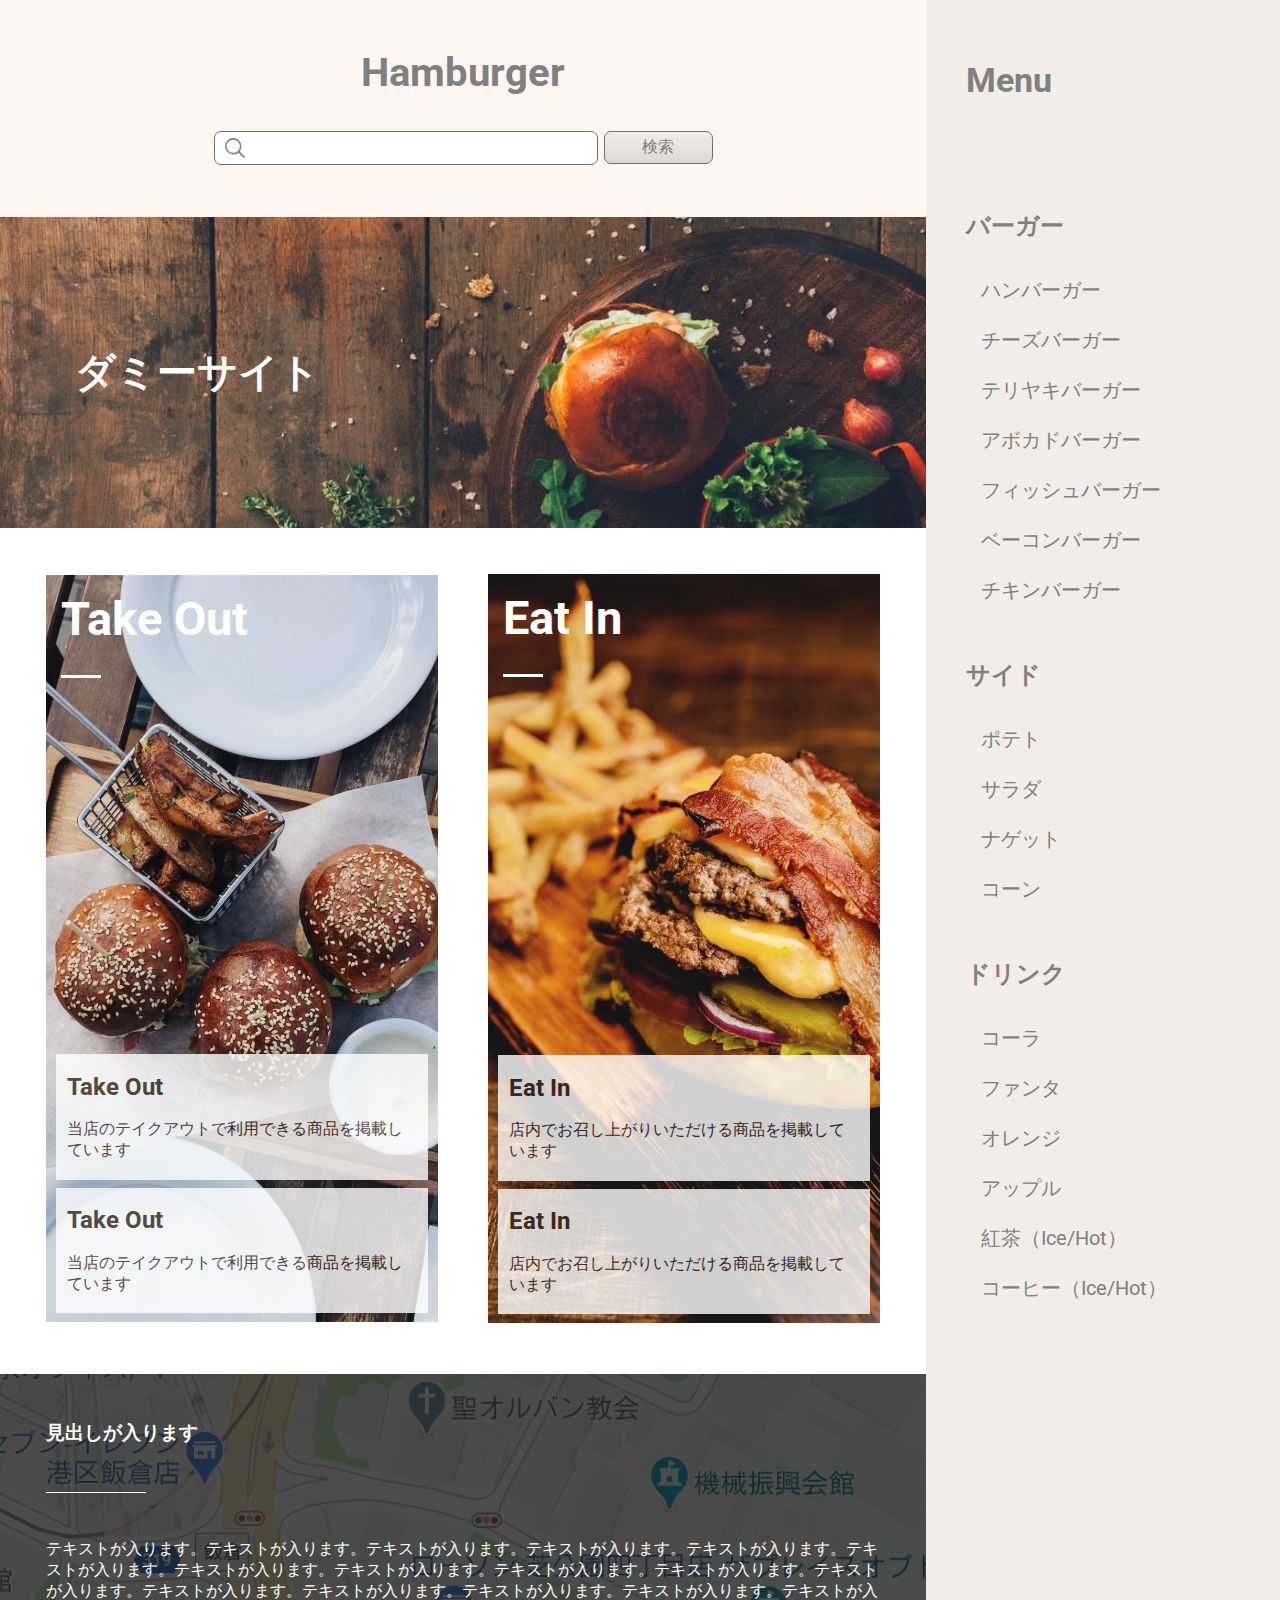
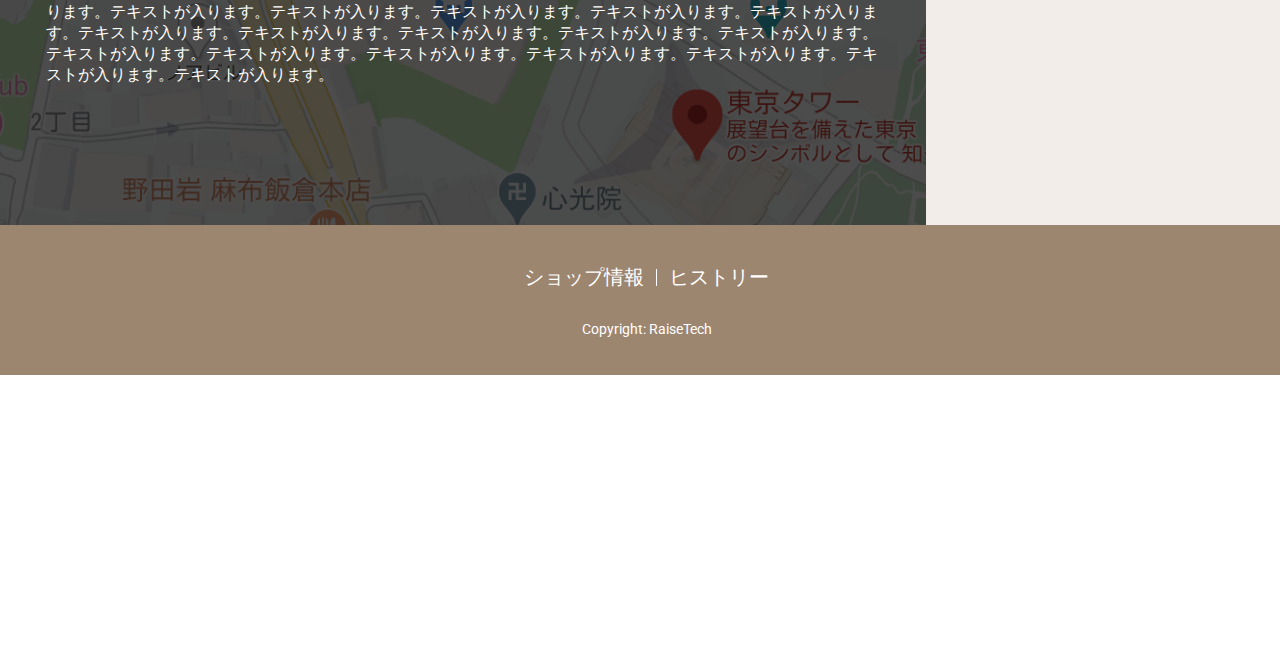
<file: index.html>
<!DOCTYPE html>
<html lang="ja">

<head>
    <meta charset="UTF-8">
    <meta http-equiv="X-UA-Compatible" content="IE=edge">
    <meta name="viewport" content="width=device-width, initial-scale=1.0">
    <title>humberger</title>
    <link rel="stylesheet" href="style.css">
    <link rel="preconnect" href="https://fonts.googleapis.com">
    <link rel="preconnect" href="https://fonts.gstatic.com" crossorigin>
    <link href="https://fonts.googleapis.com/css2?family=Roboto:wght@700&display=swap" rel="stylesheet">
</head>

<body class="p-body">

    <header class="c-bgcolor--offwhite p-header">
        <button class="c-color--gray c-bgcolor--offwhite p-menutab--open">Menu</button>
        <h1 class="p-siteName"><a class="c-linkDecoNone c-color--gray" href="index.html">Hamburger</a></h1>
        <section class="p-search">
            <p class="p-search__scope"><input type="text" class="c-scope"></p>
            <p class="p-search__btn"><a class="c-linkDecoNone c-color--gray" href="archive-search.html"><input
                        type="submit" class="c-color--gray c-btn--search" value="検索"></a></p>
        </section>
    </header>

    <main class="p-main--front">
        <section class="p-frontTop">
            <img class="p-frontTop__img" src="img/top.svg">
            <h1 class="c-color--white p-frontTop__title">ダミーサイト</h1>
        </section>
        <section class="c-bgcolor--white p-frontCenter">
            <div class="p-frontContent">
                <a class="c-linkDecoNone" href="archive.html">
                    <img class="p-frontContent__img" src="img/takeout.svg">
                    <h2 class="c-color--white p-frontContent__title">Take Out</h2>
                    <span class="c-underbar--w40px p-frontContent__underbar"></span>
                    <div class="p-frontContent__titleText">
                        <div class="c-titleText--fc c-bgcolor--tpWhite">
                            <h3 class="c-titleText--fc__title c-color--darkbrown p-frontContent__titleText__title">Take
                                Out</h3>
                            <article class="c-titleText--fc__text c-color--darkbrown">当店のテイクアウトで利用できる商品を掲載しています
                            </article>
                        </div>
                        <div class="c-titleText--fc c-bgcolor--tpWhite p-frontContent__titleText__text">
                            <h3 class="c-titleText--fc__title c-color--darkbrown p-frontContent__titleText__title">Take
                                Out</h3>
                            <article class="c-titleText--fc__text c-color--darkbrown p-frontContent__titleText__text">
                                当店のテイクアウトで利用できる商品を掲載しています</article>
                        </div>
                    </div>
                </a>
            </div>
            <div class="p-frontContent">
                <a class="c-linkDecoNone" href="archive.html">
                    <img class="p-frontContent__img" src="img/eatin.svg">
                    <h2 class="c-color--white p-frontContent__title">Eat In</h2>
                    <span class="c-underbar--w40px p-frontContent__underbar"></span>
                    <div class="p-frontContent__titleText">
                        <div class="c-titleText--fc c-bgcolor--tpWhite">
                            <h3 class="c-titleText--fc__title c-color--darkbrown p-frontContent__titleText__title">Eat
                                In</h3>
                            <article class="c-titleText--fc__text c-color--darkbrown p-frontContent__titleText__text">
                                店内でお召し上がりいただける商品を掲載しています
                            </article>
                        </div>
                        <div class="c-titleText--fc c-bgcolor--tpWhite">
                            <h3 class="c-titleText--fc__title c-color--darkbrown p-frontContent__titleText__title">Eat
                                In</h3>
                            <article class="c-titleText--fc__text c-color--darkbrown p-frontContent__titleText__text">
                                店内でお召し上がりいただける商品を掲載しています
                            </article>
                        </div>
                    </div>
                </a>
            </div>
        </section>
        <section class="p-frontBottom">
            <img class="p-frontBottom__map" src="img/map.svg">
            <div class="c-titleText--fb c-bgcolor--tpBlack p-frontBottom__titleText">
                <h3 class="c-color--white p-frontBottom__title">見出しが入ります</h3>
                <span class="c-underbar--w100px p-frontBottom__underbar"></span>
                <article class="c-color--white p-frontBottom__text">
                    テキストが入ります。テキストが入ります。テキストが入ります。テキストが入ります。テキストが入ります。テキストが入ります。テキストが入ります。テキストが入ります。テキストが入ります。テキストが入ります。テキストが入ります。テキストが入ります。テキストが入ります。テキストが入ります。テキストが入ります。テキストが入ります。テキストが入ります。テキストが入ります。テキストが入ります。テキストが入ります。テキストが入ります。テキストが入ります。テキストが入ります。テキストが入ります。テキストが入ります。テキストが入ります。テキストが入ります。テキストが入ります。テキストが入ります。テキストが入ります。テキストが入ります。テキストが入ります。テキストが入ります。
                </article>
            </div>
        </section>
    </main>

    <footer class="c-bgcolor--brown c-color--white p-footer">
        <div class="p-footer__title">
            <div class="p-footer__title__part"><a class="c-linkDecoNone c-color--white" href="page.html">ショップ情報</a></div>
            <span class="c-underbar--vertical"></span>
            <div class="p-footer__title__part"><a class="c-linkDecoNone c-color--white" href="#">ヒストリー</a></div>
        </div>
        <div class="p-footer__copyright">
            Copyright: RaiseTech
        </div>
    </footer>

    <section class="c-color--gray c-bgcolor--gray p-sidebar">
        <span class="c-xCross p-menutab--close"></span>
        <nav class="p-menu">
            <h2 class="c-color--lightgray c-font--weight--bold p-menu__title">Menu</h2>
            <ul class="p-menu__group"><a class="c-linkDecoNone c-color--gray c-font--weight--bold p-menu__genre"
                    href="archive.html">バーガー</a>
                    <li class="c-font--weight--normal c-listDotNone p-menu__list"><a
                            class="c-linkDecoNone c-color--gray" href="single.html">ハンバーガー</a></li>
                    <li class="c-font--weight--normal c-listDotNone p-menu__list"><a
                            class="c-linkDecoNone c-color--gray" href="single.html">チーズバーガー</a></li>
                    <li class="c-font--weight--normal c-listDotNone p-menu__list"><a
                            class="c-linkDecoNone c-color--gray" href="single.html">テリヤキバーガー</a></li>
                    <li class="c-font--weight--normal c-listDotNone p-menu__list"><a
                            class="c-linkDecoNone c-color--gray" href="single.html">アボカドバーガー</a></li>
                    <li class="c-font--weight--normal c-listDotNone p-menu__list"><a
                            class="c-linkDecoNone c-color--gray" href="single.html">フィッシュバーガー</a></li>
                    <li class="c-font--weight--normal c-listDotNone p-menu__list"><a
                            class="c-linkDecoNone c-color--gray" href="single.html">ベーコンバーガー</a></li>
                    <li class="c-font--weight--normal c-listDotNone p-menu__list"><a
                            class="c-linkDecoNone c-color--gray" href="single.html">チキンバーガー</a></li>
            </ul>
            <ul class="p-menu__group"><a class="c-linkDecoNone c-color--gray c-font--weight--bold p-menu__genre"
                    href="archive.html">サイド</a>
                    <li class="c-font--weight--normal c-listDotNone p-menu__list"><a
                            class="c-linkDecoNone c-color--gray" href="single.html">ポテト</a></li>
                    <li class="c-font--weight--normal c-listDotNone p-menu__list"><a
                            class="c-linkDecoNone c-color--gray" href="single.html">サラダ</a></li>
                    <li class="c-font--weight--normal c-listDotNone p-menu__list"><a
                            class="c-linkDecoNone c-color--gray" href="single.html">ナゲット</a></li>
                    <li class="c-font--weight--normal c-listDotNone p-menu__list"><a
                            class="c-linkDecoNone c-color--gray" href="single.html">コーン</a></li>
            </ul>
            <ul class="p-menu__group"><a class="c-linkDecoNone c-color--gray c-font--weight--bold p-menu__genre"
                    href="archive.html">ドリンク</a>
                    <li class="c-font--weight--normal c-listDotNone p-menu__list"><a
                            class="c-linkDecoNone c-color--gray" href="single.html">コーラ</a></li>
                    <li class="c-font--weight--normal c-listDotNone p-menu__list"><a
                            class="c-linkDecoNone c-color--gray" href="single.html">ファンタ</a></li>
                    <li class="c-font--weight--normal c-listDotNone p-menu__list"><a
                            class="c-linkDecoNone c-color--gray" href="single.html">オレンジ</a></li>
                    <li class="c-font--weight--normal c-listDotNone p-menu__list"><a
                            class="c-linkDecoNone c-color--gray" href="single.html">アップル</a></li>
                    <li class="c-font--weight--normal c-listDotNone p-menu__list"><a
                            class="c-linkDecoNone c-color--gray" href="single.html">紅茶（Ice/Hot）</a></li>
                    <li class="c-font--weight--normal c-listDotNone p-menu__list"><a
                            class="c-linkDecoNone c-color--gray" href="single.html">コーヒー（Ice/Hot）</a></li>
            </ul>
        </nav>
    </section>

    <div class="c-bgcolor--tpBlack p-menutab--bg"></div>
    <script src="./js/jquery-3.6.0.min.js"></script>
    <script src="./js/script.js"></script>
</body>

</html>
</file>
<file: style.css>
@charset "UTF-8";
/*!
 * ress.css • v4.0.0
 * MIT License
 * github.com/filipelinhares/ress
 */
/* # =================================================================
   # Global selectors
   # ================================================================= */
html {
  box-sizing: border-box;
  -webkit-text-size-adjust: 100%;
  /* Prevent adjustments of font size after orientation changes in iOS */
  word-break: normal;
  -moz-tab-size: 4;
  -o-tab-size: 4;
     tab-size: 4;
}

*,
::before,
::after {
  background-repeat: no-repeat;
  /* Set `background-repeat: no-repeat` to all elements and pseudo elements */
  box-sizing: inherit;
}

::before,
::after {
  text-decoration: inherit;
  /* Inherit text-decoration and vertical align to ::before and ::after pseudo elements */
  vertical-align: inherit;
}

* {
  padding: 0;
  /* Reset `padding` and `margin` of all elements */
  margin: 0;
}

/* # =================================================================
   # General elements
   # ================================================================= */
hr {
  overflow: visible;
  /* Show the overflow in Edge and IE */
  height: 0;
  /* Add the correct box sizing in Firefox */
  color: inherit;
  /* Correct border color in Firefox. */
}

details,
main {
  display: block;
  /* Render the `main` element consistently in IE. */
}

summary {
  display: list-item;
  /* Add the correct display in all browsers */
}

small {
  font-size: 80%;
  /* Set font-size to 80% in `small` elements */
}

[hidden] {
  display: none;
  /* Add the correct display in IE */
}

abbr[title] {
  border-bottom: none;
  /* Remove the bottom border in Chrome 57 */
  /* Add the correct text decoration in Chrome, Edge, IE, Opera, and Safari */
  text-decoration: underline;
  -webkit-text-decoration: underline dotted;
          text-decoration: underline dotted;
}

a {
  background-color: transparent;
  /* Remove the gray background on active links in IE 10 */
}

a:active,
a:hover {
  outline-width: 0;
  /* Remove the outline when hovering in all browsers */
}

code,
kbd,
pre,
samp {
  font-family: monospace, monospace;
  /* Specify the font family of code elements */
}

pre {
  font-size: 1em;
  /* Correct the odd `em` font sizing in all browsers */
}

b,
strong {
  font-weight: bolder;
  /* Add the correct font weight in Chrome, Edge, and Safari */
}

/* https://gist.github.com/unruthless/413930 */
sub,
sup {
  font-size: 75%;
  line-height: 0;
  position: relative;
  vertical-align: baseline;
}

sub {
  bottom: -0.25em;
}

sup {
  top: -0.5em;
}

table {
  border-color: inherit;
  /* Correct border color in all Chrome, Edge, and Safari. */
  text-indent: 0;
  /* Remove text indentation in Chrome, Edge, and Safari */
}

/* # =================================================================
   # Forms
   # ================================================================= */
input {
  border-radius: 0;
}

/* Replace pointer cursor in disabled elements */
[disabled] {
  cursor: default;
}

[type=number]::-webkit-inner-spin-button,
[type=number]::-webkit-outer-spin-button {
  height: auto;
  /* Correct the cursor style of increment and decrement buttons in Chrome */
}

[type=search] {
  -webkit-appearance: textfield;
  /* Correct the odd appearance in Chrome and Safari */
  outline-offset: -2px;
  /* Correct the outline style in Safari */
}

[type=search]::-webkit-search-decoration {
  -webkit-appearance: none;
  /* Remove the inner padding in Chrome and Safari on macOS */
}

textarea {
  overflow: auto;
  /* Internet Explorer 11+ */
  resize: vertical;
  /* Specify textarea resizability */
}

button,
input,
optgroup,
select,
textarea {
  font: inherit;
  /* Specify font inheritance of form elements */
}

optgroup {
  font-weight: bold;
  /* Restore the font weight unset by the previous rule */
}

button {
  overflow: visible;
  /* Address `overflow` set to `hidden` in IE 8/9/10/11 */
}

button,
select {
  text-transform: none;
  /* Firefox 40+, Internet Explorer 11- */
}

/* Apply cursor pointer to button elements */
button,
[type=button],
[type=reset],
[type=submit],
[role=button] {
  cursor: pointer;
  color: inherit;
}

/* Remove inner padding and border in Firefox 4+ */
button::-moz-focus-inner,
[type=button]::-moz-focus-inner,
[type=reset]::-moz-focus-inner,
[type=submit]::-moz-focus-inner {
  border-style: none;
  padding: 0;
}

/* Replace focus style removed in the border reset above */
button:-moz-focusring,
[type=button]::-moz-focus-inner,
[type=reset]::-moz-focus-inner,
[type=submit]::-moz-focus-inner {
  outline: 1px dotted ButtonText;
}

button,
html [type=button],
[type=reset],
[type=submit] {
  -webkit-appearance: button;
  /* Correct the inability to style clickable types in iOS */
}

/* Remove the default button styling in all browsers */
button,
input,
select,
textarea {
  background-color: transparent;
  border-style: none;
}

a:focus,
button:focus,
input:focus,
select:focus,
textarea:focus {
  outline-width: 0;
}

/* Style select like a standard input */
select {
  -moz-appearance: none;
  /* Firefox 36+ */
  -webkit-appearance: none;
  /* Chrome 41+ */
}

select::-ms-expand {
  display: none;
  /* Internet Explorer 11+ */
}

select::-ms-value {
  color: currentColor;
  /* Internet Explorer 11+ */
}

legend {
  border: 0;
  /* Correct `color` not being inherited in IE 8/9/10/11 */
  color: inherit;
  /* Correct the color inheritance from `fieldset` elements in IE */
  display: table;
  /* Correct the text wrapping in Edge and IE */
  max-width: 100%;
  /* Correct the text wrapping in Edge and IE */
  white-space: normal;
  /* Correct the text wrapping in Edge and IE */
  max-width: 100%;
  /* Correct the text wrapping in Edge 18- and IE */
}

::-webkit-file-upload-button {
  /* Correct the inability to style clickable types in iOS and Safari */
  -webkit-appearance: button;
  color: inherit;
  font: inherit;
  /* Change font properties to `inherit` in Chrome and Safari */
}

/* # =================================================================
   # Specify media element style
   # ================================================================= */
img {
  border-style: none;
  /* Remove border when inside `a` element in IE 8/9/10 */
}

/* Add the correct vertical alignment in Chrome, Firefox, and Opera */
progress {
  vertical-align: baseline;
}

/* # =================================================================
   # Accessibility
   # ================================================================= */
/* Specify the progress cursor of updating elements */
[aria-busy=true] {
  cursor: progress;
}

/* Specify the pointer cursor of trigger elements */
[aria-controls] {
  cursor: pointer;
}

/* Specify the unstyled cursor of disabled, not-editable, or otherwise inoperable elements */
[aria-disabled=true] {
  cursor: default;
}

.c-titleText--fc {
  width: 95%;
  margin-bottom: 2%;
}
.c-titleText--fc .c-titleText--fc__title {
  margin: 5% 3%;
}
.c-titleText--fc .c-titleText--fc__text {
  margin: 5% 3%;
}

.c-bgcolor--offwhite {
  background-color: #FFF7EF;
}

.c-bgcolor--tpWhite {
  background-color: white;
  opacity: 0.8;
}

.c-bgcolor--white {
  background-color: white;
}

.c-bgcolor--brown {
  background-color: #9D8670;
}

.c-bgcolor--darkbrown {
  background-color: #3c2b1c;
}

.c-bgcolor--tpBlack {
  background-color: #0000008f;
}

.c-bgcolor--gray {
  background-color: #F2EDE9;
}

.c-bgcolor--gray2 {
  background-color: #808080;
}

.c-bgcolor--lightgray {
  background-color: #F5F5F5;
}

.c-underbar--w40px {
  display: block;
  width: 40px;
  height: 3px;
  background-color: white;
}

.c-underbar--w100px {
  display: block;
  width: 100px;
  height: 1px;
  background-color: white;
}

.c-underbar--vertical {
  display: block;
  width: 1px;
  height: 17px;
  background-color: white;
}

.c-color--gray {
  color: #808080;
}

.c-color--lightgray {
  color: #F2EDE9;
}

.c-color--white {
  color: white;
}

.c-color--darkbrown {
  color: #3c2b1c;
}

.c-font--weight--bold {
  font-weight: bold;
}

.c-font--weight--normal {
  font-weight: normal;
}

.c-listDotNone {
  list-style-type: none;
}

.c-linkDecoNone {
  text-decoration: none;
}

.c-xCross {
  position: absolute;
  right: 0;
  margin: 30px 10px;
}

.c-xCross::before,
.c-xCross::after {
  display: block;
  content: "";
  width: 45px;
  height: 5px;
  background: #808080;
}

.c-xCross::before {
  transform: rotate(-45deg);
  margin-bottom: -5px;
}

.c-xCross::after {
  transform: rotate(45deg);
}

.c-btn--search {
  background: linear-gradient(#F2EDE9, #DED8D3);
  border: 1px solid #707070;
  padding: 5px 15px;
  border-radius: 7px;
  width: -webkit-fill-available;
}

.c-btn--oval {
  padding: 8px 30px;
  border-radius: 25px;
  border: none;
}

.c-scope {
  border: 1px solid #707070;
  padding: 4px;
  border-radius: 7px;
  font-size: 20px;
  background: url(img/scope.svg) 10px center no-repeat;
  background-size: 20px;
  background-color: white;
  width: -webkit-fill-available;
  height: 100%;
}

.p-body {
  margin: auto;
  display: grid;
  grid-template-rows: 217px 1fr 150px;
  grid-template-columns: 1fr 0px;
  gap: 0;
  box-sizing: border-box;
  width: 100vw;
  font-family: "Roboto", sans-serif;
}
@media screen and (min-width: 926px) {
  .p-body {
    grid-template-columns: 926px 367px;
  }
}
@media screen and (min-width: 1293px) {
  .p-body {
    grid-template-columns: 1fr 367px;
  }
}

.p-header {
  grid-row: 1;
  grid-column: 1;
  height: 217px;
}
@media screen and (min-width: 1293px) {
  .p-header {
    display: flex;
    flex-direction: row;
    justify-content: space-between;
    align-items: center;
  }
}

.p-menutab--open {
  display: block;
  padding: 10px 10px;
  margin: 0 5px 0 auto;
  border: none;
  font-size: 20px;
}
@media screen and (min-width: 926px) {
  .p-menutab--open {
    color: #fff7ef;
  }
}
@media screen and (min-width: 1293px) {
  .p-menutab--open {
    display: none;
  }
}

@media screen and (min-width: 926px) {
  .p-menutab--close {
    display: none;
  }
}

.p-menutab--bg {
  grid-row: 1/4;
  grid-column: 1;
  z-index: 1;
  visibility: hidden;
}

.p-siteName {
  display: flex;
  justify-content: center;
  font-size: 40px;
  -webkit-margin-before: auto;
          margin-block-start: auto;
  margin: 5px 0 35px 0;
}
@media screen and (min-width: 1293px) {
  .p-siteName {
    font-size: 64px;
    margin: auto 0 auto 5%;
  }
}

.p-main--front {
  grid-row: 2;
  grid-column: 1;
  width: 100vw;
}
@media screen and (min-width: 872px) {
  .p-main--front {
    width: 100%;
  }
}

.p-main--arc {
  grid-row: 2;
  grid-column: 1;
  width: 100vw;
}
@media screen and (min-width: 926px) {
  .p-main--arc {
    width: 100%;
  }
}

.p-main--single {
  grid-row: 2;
  grid-column: 1;
  width: 100vw;
}
@media screen and (min-width: 926px) {
  .p-main--single {
    width: 100%;
  }
}
@media screen and (min-width: 1293px) {
  .p-main--single {
    width: calc(100vw - 367px);
  }
}

.p-main--page {
  grid-row: 2;
  grid-column: 1;
  width: 100vw;
}
@media screen and (min-width: 926px) {
  .p-main--page {
    width: 100%;
  }
}
@media screen and (min-width: 1293px) {
  .p-main--page {
    width: calc(100vw - 367px);
  }
}

.p-frontTop {
  display: flex;
  align-items: center;
  justify-content: center;
  height: 285px;
  overflow: hidden;
}
@media screen and (min-width: 835px) {
  .p-frontTop {
    height: auto;
  }
}
.p-frontTop .p-frontTop__title {
  position: absolute;
  left: 8%;
  font-size: 36px;
}
@media screen and (min-width: 835px) {
  .p-frontTop .p-frontTop__title {
    font-size: 4.32vw;
  }
}
@media screen and (min-width: 926px) {
  .p-frontTop .p-frontTop__title {
    font-size: 40px;
    left: 75px;
  }
}
@media screen and (min-width: 1293px) {
  .p-frontTop .p-frontTop__title {
    left: 6%;
  }
}
.p-frontTop .p-frontTop__img {
  width: auto;
  height: 285px;
}
@media screen and (min-width: 435px) {
  .p-frontTop .p-frontTop__img {
    width: 100vw;
    height: auto;
  }
}
@media screen and (min-width: 835px) {
  .p-frontTop .p-frontTop__img {
    margin-top: -16%;
    margin-bottom: -16%;
  }
}
@media screen and (min-width: 872px) {
  .p-frontTop .p-frontTop__img {
    width: 100%;
    height: auto;
  }
}

.p-frontCenter {
  display: flex;
  flex-direction: column;
  align-items: center;
  padding: 5%;
}
@media screen and (min-width: 600px) {
  .p-frontCenter {
    flex-direction: row;
    justify-content: space-between;
  }
}

.p-frontContent {
  position: relative;
  overflow: hidden;
  width: 100%;
  margin-bottom: 4%;
}
.p-frontContent:hover {
  opacity: 0.6;
}
@media screen and (min-width: 600px) {
  .p-frontContent {
    margin-bottom: 0;
    width: 47%;
  }
}
.p-frontContent .p-frontContent__img {
  width: 100%;
}
.p-frontContent .p-frontContent__title {
  position: absolute;
  top: 0;
  font-family: "Roboto", sans-serif;
  font-size: 41px;
  padding: 17px 15px;
  margin: 0;
}
@media screen and (min-width: 600px) {
  .p-frontContent .p-frontContent__title {
    font-size: 44px;
  }
}
@media screen and (min-width: 872px) {
  .p-frontContent .p-frontContent__title {
    font-size: 5.05vw;
  }
}
@media screen and (min-width: 926px) {
  .p-frontContent .p-frontContent__title {
    font-size: 46.8px;
  }
}
@media screen and (min-width: 1293px) {
  .p-frontContent .p-frontContent__title {
    font-size: 3.62vw;
  }
}
.p-frontContent .p-frontContent__underbar {
  position: absolute;
  display: block;
  top: 90px;
  margin-left: 15px;
}
@media screen and (min-width: 600px) {
  .p-frontContent .p-frontContent__underbar {
    top: 95px;
  }
}
@media screen and (min-width: 872px) {
  .p-frontContent .p-frontContent__underbar {
    top: 13.5%;
  }
}
@media screen and (min-width: 926px) {
  .p-frontContent .p-frontContent__underbar {
    top: 100px;
  }
}
@media screen and (min-width: 1293px) {
  .p-frontContent .p-frontContent__underbar {
    top: 45px;
    margin-top: 15%;
  }
}
.p-frontContent .p-frontContent__titleText {
  position: absolute;
  bottom: 5px;
  display: flex;
  flex-direction: column;
  align-items: center;
  width: 100%;
}
.p-frontContent .p-frontContent__titleText .p-frontContent__titleText__title {
  font-size: 22px;
}
@media screen and (min-width: 600px) {
  .p-frontContent .p-frontContent__titleText .p-frontContent__titleText__title {
    font-size: 24px;
  }
}
.p-frontContent .p-frontContent__titleText .p-frontContent__titleText__text {
  font-size: 16px;
}

.p-frontBottom {
  position: relative;
  display: flex;
  flex-wrap: wrap;
  justify-content: center;
  overflow: hidden;
  height: auto;
}
@media screen and (min-width: 1293px) {
  .p-frontBottom {
    height: 34vh;
  }
}
.p-frontBottom .p-frontBottom__map {
  background-color: #343434;
  height: 708px;
}
@media screen and (min-width: 872px) {
  .p-frontBottom .p-frontBottom__map {
    width: 100%;
    height: auto;
  }
}
@media screen and (min-width: 1293px) {
  .p-frontBottom .p-frontBottom__map {
    margin: 0;
  }
}
.p-frontBottom .p-frontBottom__titleText {
  position: absolute;
  left: 0;
  width: 100%;
  height: 50%;
  max-width: 950px;
}
@media screen and (min-width: 376px) {
  .p-frontBottom .p-frontBottom__titleText {
    height: 9%;
    padding-bottom: 60%;
  }
}
.p-frontBottom .p-frontBottom__titleText .p-frontBottom__title {
  margin: 5%;
}
.p-frontBottom .p-frontBottom__titleText .p-frontBottom__underbar {
  margin: 5%;
}
.p-frontBottom .p-frontBottom__titleText .p-frontBottom__text {
  margin: 5%;
}

.p-sidebar {
  grid-row: 1/4;
  grid-column: 2;
  position: relative;
  z-index: 2;
  overflow: hidden;
}
@media screen and (min-width: 926px) {
  .p-sidebar {
    grid-row: 1/3;
  }
}

.p-menu {
  position: absolute;
  top: 60px;
  white-space: nowrap;
  margin-left: 40px;
}
.p-menu .p-menu__title {
  font-size: 34px;
  padding-bottom: 60px;
}
@media screen and (min-width: 926px) {
  .p-menu .p-menu__title {
    color: #808080;
  }
}
.p-menu .p-menu__group .p-menu__genre {
  font-size: 24px;
  margin: 50px 0 30px 0;
  display: block;
}
.p-menu .p-menu__group .p-menu__list {
  font-size: 20px;
  margin: 13px 10px;
  padding: 5px;
}

.p-footer {
  display: flex;
  flex-direction: column;
  align-items: center;
  justify-content: center;
  grid-row: 3;
  grid-column: 1;
}
@media screen and (min-width: 926px) {
  .p-footer {
    grid-column: 1/3;
  }
}
.p-footer .p-footer__title {
  display: flex;
  align-items: center;
  font-size: 20px;
}
.p-footer .p-footer__title .p-footer__title__part {
  margin: 15px 12px;
}
.p-footer .p-footer__copyright {
  font-size: 14px;
  margin: 15px;
}

.p-search {
  display: flex;
  justify-content: center;
}
@media screen and (min-width: 1293px) {
  .p-search {
    margin-right: 5%;
  }
}
.p-search .p-search__scope {
  width: 200px;
  margin-right: 6px;
}
@media screen and (min-width: 435px) {
  .p-search .p-search__scope {
    width: 46%;
  }
}
@media screen and (min-width: 835px) {
  .p-search .p-search__scope {
    width: 384px;
  }
}
.p-search .p-search__btn {
  width: 80px;
}
@media screen and (min-width: 600px) {
  .p-search .p-search__btn {
    width: 13%;
  }
}
@media screen and (min-width: 835px) {
  .p-search .p-search__btn {
    width: 109px;
  }
}

.p-arcTop {
  position: relative;
  display: flex;
  align-items: center;
  justify-content: flex-start;
  height: 285px;
  overflow: hidden;
}
@media screen and (min-width: 1293px) {
  .p-arcTop {
    width: calc(100vw - 367px);
    height: calc(382px - 7.5vw);
    justify-content: center;
  }
}
.p-arcTop::after {
  content: "";
  position: absolute;
  top: 0;
  left: 0;
  right: 0;
  bottom: 0;
  background-color: #0000008f;
}
.p-arcTop .p-arcTop__title {
  position: absolute;
  z-index: 1;
  top: 35%;
  left: 8%;
  display: flex;
  flex-direction: column;
  align-items: flex-start;
}
@media screen and (min-width: 600px) {
  .p-arcTop .p-arcTop__title {
    flex-direction: row;
  }
}
.p-arcTop .p-arcTop__title .p-arcTop__title__main {
  font-size: 36px;
  margin: 0;
}
@media screen and (min-width: 600px) {
  .p-arcTop .p-arcTop__title .p-arcTop__title__main {
    font-size: 60px;
  }
}
.p-arcTop .p-arcTop__title .p-arcTop__title__sub {
  font-size: 16px;
  margin: 0;
}
@media screen and (min-width: 600px) {
  .p-arcTop .p-arcTop__title .p-arcTop__title__sub {
    margin: auto 0;
  }
}
.p-arcTop .p-arcTop__img {
  width: auto;
  height: 1450px;
  margin-left: -225.115px;
  position: relative;
}
@media screen and (min-width: 1293px) {
  .p-arcTop .p-arcTop__img {
    margin-left: auto;
  }
}
@media screen and (min-width: 1743px) {
  .p-arcTop .p-arcTop__img {
    width: 100%;
    height: auto;
  }
}

.p-arcCenter .p-arcCenter__titleText {
  margin-left: calc(10px + 2%);
  margin-right: calc(10px + 2%);
  margin-top: 3%;
  margin-bottom: 3%;
}

.p-arcContent {
  margin-left: calc(10px + 2%);
  margin-right: calc(10px + 2%);
  margin-top: 3%;
  margin-bottom: 3%;
  display: flex;
  flex-direction: column;
  overflow: hidden;
}
@media screen and (min-width: 600px) {
  .p-arcContent {
    flex-direction: row;
  }
}
.p-arcContent .p-arcContent__img {
  width: 100%;
  height: auto;
}
@media screen and (min-width: 600px) {
  .p-arcContent .p-arcContent__img {
    width: 50%;
  }
}
.p-arcContent .p-arcContent__img .p-arcContent__img__img {
  width: 100%;
  height: auto;
  margin-bottom: -4px;
}
@media screen and (min-width: 600px) {
  .p-arcContent .p-arcContent__img .p-arcContent__img__img {
    width: auto;
    height: 100%;
    margin-bottom: auto;
  }
}
@media screen and (min-width: 1816px) {
  .p-arcContent .p-arcContent__img .p-arcContent__img__img {
    width: 100%;
    height: auto;
  }
}

.p-card {
  padding: 4%;
}
@media screen and (min-width: 600px) {
  .p-card {
    width: 50%;
  }
}
.p-card .p-card__title {
  font-size: 20px;
  margin-top: 5px;
  margin-bottom: 30px;
}
@media screen and (min-width: 1293px) {
  .p-card .p-card__title {
    font-size: 1.55vw;
  }
}
.p-card .p-card__subtitle {
  font-size: 16px;
  margin-bottom: 10px;
}
.p-card .p-card__text {
  margin-right: 10%;
  font-size: 16px;
}
.p-card .p-card__btn {
  margin: 7% 0 5% 0;
  display: flex;
  justify-content: center;
}
@media screen and (min-width: 1293px) {
  .p-card .p-card__btn .p-card__btn__size {
    padding: 10px 50px;
  }
}

.p-pagenation {
  display: flex;
  justify-content: space-between;
  align-items: center;
  padding: 0 25px;
}
@media screen and (min-width: 600px) {
  .p-pagenation {
    justify-content: center;
  }
}
.p-pagenation .p-pagenation__page {
  display: none;
}
@media screen and (min-width: 600px) {
  .p-pagenation .p-pagenation__page {
    display: block;
    margin: 5px;
  }
}
.p-pagenation .p-pagenation__list--num {
  display: none;
}
@media screen and (min-width: 600px) {
  .p-pagenation .p-pagenation__list--num {
    display: inline;
    padding: 5px 9px;
    margin: 25px 5px;
    border: 1px solid rgba(128, 128, 128, 0.493);
  }
  .p-pagenation .p-pagenation__list--num:nth-child(12) {
    display: none;
  }
}
.p-pagenation .p-pagenation__list--lt {
  display: flex;
  justify-content: center;
  align-items: center;
  margin: 0 10px;
}
.p-pagenation .p-pagenation__list--lt::after {
  content: "前へ";
  display: inline;
}
@media screen and (min-width: 600px) {
  .p-pagenation .p-pagenation__list--lt::after {
    display: none;
  }
}
.p-pagenation .p-pagenation__list--gt {
  display: flex;
  justify-content: center;
  align-items: center;
  margin: 0 10px;
}
.p-pagenation .p-pagenation__list--gt::before {
  content: "次へ";
  display: inline;
}
@media screen and (min-width: 600px) {
  .p-pagenation .p-pagenation__list--gt::before {
    display: none;
  }
}

.p-singleTop {
  display: flex;
  align-items: center;
  justify-content: center;
  height: 225px;
  overflow: hidden;
}
@media screen and (min-width: 376px) {
  .p-singleTop {
    height: 59.85vw;
  }
}
@media screen and (min-width: 835px) {
  .p-singleTop {
    height: 500.34px;
  }
}
.p-singleTop .p-singleTop__title {
  position: absolute;
  left: 8%;
  font-size: 36px;
}
@media screen and (min-width: 500px) {
  .p-singleTop .p-singleTop__title {
    font-size: 7.2vw;
  }
}
@media screen and (min-width: 835px) {
  .p-singleTop .p-singleTop__title {
    font-size: 60px;
    left: 75px;
  }
}
@media screen and (min-width: 1293px) {
  .p-singleTop .p-singleTop__title {
    left: 6%;
  }
}
.p-singleTop .p-singleTop__img {
  width: 250%;
}
@media screen and (min-width: 835px) {
  .p-singleTop .p-singleTop__img {
    height: 1047px;
    width: auto;
  }
}
@media screen and (min-width: 1920px) {
  .p-singleTop .p-singleTop__img {
    height: auto;
    width: 100%;
  }
}

.p-singleCenter {
  padding: 0 4%;
}
.p-singleCenter .p-singleCenter__title1 {
  margin: calc(2% + 5px) 0;
}
.p-singleCenter .p-singleCenter__text {
  margin: calc(2% + 3px) 0;
}
.p-singleCenter .p-singleCenter__title2 {
  margin: calc(2% + 10px) 0;
}
.p-singleCenter .p-singleCenter__title3 {
  margin: calc(2% + 5px) 0;
}
.p-singleCenter .p-singleCenter__quote {
  padding: 4%;
  margin: 4% 0;
}
.p-singleCenter .p-singleCenter__quote .p-singleCenter__quote__text {
  margin: 0;
}
.p-singleCenter .p-singleCenter__quote .p-singleCenter__quote__source {
  margin: 3% 0;
}
.p-singleCenter .p-singleCenter__bigImg {
  margin: 0;
  overflow: hidden;
}
.p-singleCenter .p-singleCenter__bigImg .p-singleCenter__bigImg__img {
  width: 100%;
  margin: -25% 0 0 0;
}
.p-singleCenter .p-singleCenter__article {
  display: flex;
  align-items: flex-start;
  margin: 5% 0;
}
.p-singleCenter .p-singleCenter__article .p-singleCenter__article__img {
  width: 35%;
}
.p-singleCenter .p-singleCenter__article .p-singleCenter__article__text {
  width: 65%;
  padding: 0 2%;
}
.p-singleCenter .p-singleCenter__smImg {
  display: flex;
  justify-content: center;
  margin-bottom: 20%;
}
.p-singleCenter .p-singleCenter__smImg .p-singleCenter__smImg__img {
  width: 85%;
}
.p-singleCenter .p-singleCenter__imgBox {
  display: flex;
  flex-direction: row;
  flex-wrap: wrap;
  justify-content: flex-start;
  padding: 0;
  margin: 0;
  row-gap: 10px;
  -moz-column-gap: 10px;
       column-gap: 10px;
}
.p-singleCenter .p-singleCenter__imgBox .p-singleCenter__imgBox__img {
  width: 100%;
}
@media screen and (min-width: 435px) {
  .p-singleCenter .p-singleCenter__imgBox .p-singleCenter__imgBox__img {
    max-width: calc(50% - 5px);
  }
}
@media screen and (min-width: 1293px) {
  .p-singleCenter .p-singleCenter__imgBox .p-singleCenter__imgBox__img {
    max-width: calc(33.3333333333% - 6.6666666667px);
  }
}
.p-singleCenter .p-singleCenter__list {
  margin: 10% 0;
}
@media screen and (min-width: 926px) {
  .p-singleCenter .p-singleCenter__list {
    margin: 85.2px 0;
  }
}
.p-singleCenter .p-singleCenter__list .p-singleCenter__list__list {
  padding: 0;
  margin: calc(8px + 1%) 0 calc(8px + 1%) 0;
}
.p-singleCenter .p-singleCenter__list .p-singleCenter__list__list:nth-child(2) {
  margin-left: 1rem;
}
.p-singleCenter .p-singleCenter__list .p-singleCenter__list__list:nth-child(3) {
  margin-bottom: calc(50px + 1%);
}
.p-singleCenter .p-singleCenter__list .p-singleCenter__list__list:nth-child(5) {
  margin-left: 1rem;
}
@media screen and (min-width: 435px) {
  .p-singleCenter .p-singleCenter__list .p-singleCenter__list__list {
    margin-left: 40px;
  }
  .p-singleCenter .p-singleCenter__list .p-singleCenter__list__list:nth-child(2) {
    margin-left: calc(1rem + 40px);
  }
  .p-singleCenter .p-singleCenter__list .p-singleCenter__list__list:nth-child(5) {
    margin-left: calc(1rem + 40px);
  }
}
.p-singleCenter .p-singleCenter__btn {
  display: flex;
  justify-content: center;
  margin: 5% 0;
}
@media screen and (min-width: 376px) {
  .p-singleCenter .p-singleCenter__btn {
    justify-content: flex-start;
  }
}
@media screen and (min-width: 926px) {
  .p-singleCenter .p-singleCenter__btn {
    margin: 42.6px 0;
  }
}
.p-singleCenter .p-singleCenter__btn .p-singleCenter__btn__btn {
  width: 100%;
}
.p-singleCenter .p-singleCenter__btn .p-singleCenter__btn__btn .p-singleCenter__btn__btn__btn {
  padding: 30px;
  border-radius: 15px;
}
@media screen and (min-width: 376px) {
  .p-singleCenter .p-singleCenter__btn .p-singleCenter__btn__btn .p-singleCenter__btn__btn__btn {
    width: 345px;
  }
}
.p-singleCenter .p-singleCenter__bold {
  margin: 5% 0 20% 0;
}

.p-code {
  padding: 40px;
  margin-top: 40px;
  margin-bottom: 40px;
}
.p-code .p-code__list:nth-child(n+2):nth-child(-n+5) {
  margin-left: 2rem;
}

.p-table {
  border-collapse: collapse;
}
.p-table tr td {
  border: 1px solid #b7b7b7;
  padding: 20px;
}
.p-table tr td:nth-child(1) {
  width: calc(30vw - 1.5px);
}
.p-table tr td:nth-child(2) {
  width: calc(70vw - 1.5px);
}

.p-pageTop {
  display: flex;
  align-items: center;
  justify-content: center;
  height: 225px;
  overflow: hidden;
}
@media screen and (min-width: 376px) {
  .p-pageTop {
    height: 59.85vw;
  }
}
@media screen and (min-width: 835px) {
  .p-pageTop {
    height: 500.34px;
  }
}
.p-pageTop .p-pageTop__title {
  position: absolute;
  left: 8%;
  font-size: 36px;
}
@media screen and (min-width: 500px) {
  .p-pageTop .p-pageTop__title {
    font-size: 7.2vw;
  }
}
@media screen and (min-width: 835px) {
  .p-pageTop .p-pageTop__title {
    font-size: 60px;
    left: 75px;
  }
}
@media screen and (min-width: 1293px) {
  .p-pageTop .p-pageTop__title {
    left: 6%;
  }
}
.p-pageTop .p-pageTop__img {
  width: 190%;
}
@media screen and (min-width: 835px) {
  .p-pageTop .p-pageTop__img {
    height: 500px;
    width: auto;
  }
}
@media screen and (min-width: 1920px) {
  .p-pageTop .p-pageTop__img {
    height: auto;
    width: 100%;
  }
}

/* Foundation
==================== */
/* Layout
==================== */
/* Object
==================== */
/* Component */
/* Project */
</file>
